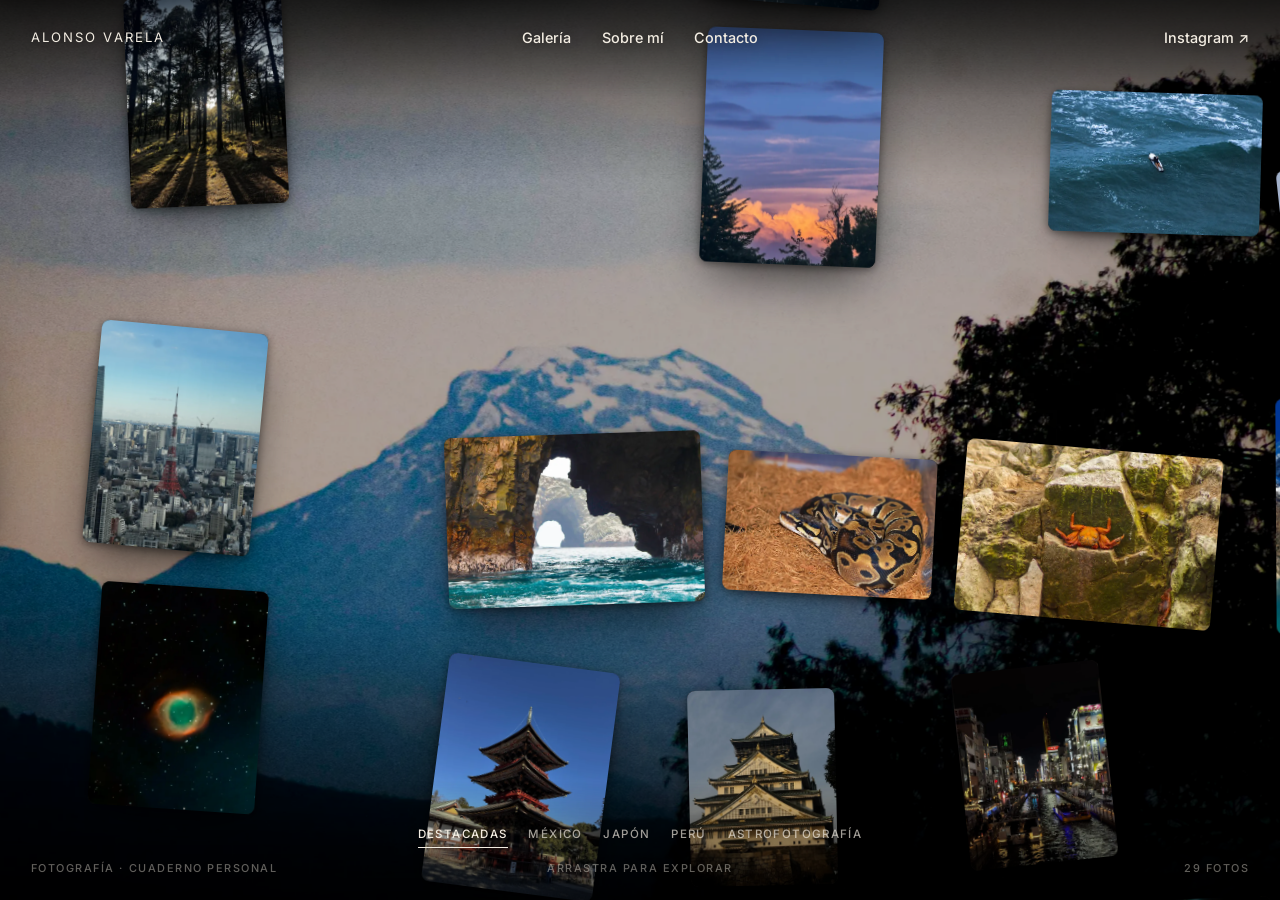
<file: index.html>
<!doctype html>
<html lang="es">
<head>
  <meta charset="utf-8" />
  <meta name="viewport" content="width=device-width, initial-scale=1" />
  <meta name="theme-color" content="#0b0a09" />

  <!-- Título, descripción, vista previa al compartir y datos para Google:
       los genera tools/build.py a partir de tools/catalogo.py (DOMINIO y SITIO). -->
  <!-- SEO:inicio -->
  <title>Alonso Varela | Fotografía de viajes y astrofotografía</title>
  <meta name="description" content="Portafolio fotográfico de Alonso Varela: fotos de viajes por México, Japón y Perú, y astrofotografía de nebulosas, galaxias y la Luna." />
  <meta name="author" content="Alonso Varela" />
  <meta name="robots" content="index, follow, max-image-preview:large" />
  <link rel="canonical" href="https://fotos.catonmars.com/" />

  <link rel="icon" href="favicon.svg" type="image/svg+xml" />
  <link rel="icon" href="favicon.ico" sizes="48x48" />
  <link rel="apple-touch-icon" href="apple-touch-icon.png" />

  <meta property="og:type" content="website" />
  <meta property="og:site_name" content="Alonso Varela" />
  <meta property="og:title" content="Alonso Varela | Fotografía de viajes y astrofotografía" />
  <meta property="og:description" content="Portafolio fotográfico de Alonso Varela: fotos de viajes por México, Japón y Perú, y astrofotografía de nebulosas, galaxias y la Luna." />
  <meta property="og:url" content="https://fotos.catonmars.com/" />
  <meta property="og:image" content="https://fotos.catonmars.com/assets/img/og.jpg" />
  <meta property="og:image:width" content="1200" />
  <meta property="og:image:height" content="630" />
  <meta property="og:image:alt" content="Alonso Varela, portafolio fotográfico: fotos de viajes y astrofotografía" />
  <meta property="og:locale" content="es_MX" />
  <meta name="twitter:card" content="summary_large_image" />
  <meta name="twitter:title" content="Alonso Varela | Fotografía de viajes y astrofotografía" />
  <meta name="twitter:description" content="Portafolio fotográfico de Alonso Varela: fotos de viajes por México, Japón y Perú, y astrofotografía de nebulosas, galaxias y la Luna." />
  <meta name="twitter:image" content="https://fotos.catonmars.com/assets/img/og.jpg" />

  <script type="application/ld+json">
    {
      "@context": "https://schema.org",
      "@graph": [
        {
          "@type": "WebSite",
          "@id": "https://fotos.catonmars.com/#sitio",
          "url": "https://fotos.catonmars.com/",
          "name": "Alonso Varela",
          "alternateName": "Alonso Varela Fotografía",
          "inLanguage": "es",
          "description": "Portafolio fotográfico de Alonso Varela: fotos de viajes por México, Japón y Perú, y astrofotografía de nebulosas, galaxias y la Luna."
        },
        {
          "@type": "Person",
          "@id": "https://fotos.catonmars.com/#persona",
          "name": "Alonso Varela",
          "url": "https://fotos.catonmars.com/",
          "jobTitle": "Desarrollador de software y fotógrafo",
          "image": "https://fotos.catonmars.com/assets/img/og.jpg",
          "sameAs": [
            "https://github.com/alonsovarela104",
            "https://www.linkedin.com/in/jorge-alonso-avalos-varela-8b54b13b5/",
            "https://www.instagram.com/alonsovarelaxd/"
          ]
        }
      ]
    }
  </script>
  <!-- SEO:fin -->

  <link rel="preconnect" href="https://fonts.googleapis.com">
  <link rel="preconnect" href="https://fonts.gstatic.com" crossorigin>
  <link rel="stylesheet" href="https://fonts.googleapis.com/css2?family=Fraunces:ital,opsz,wght@0,9..144,300..600;1,9..144,400..600&family=Inter:wght@300;400;500;600&display=swap">

  <link rel="preload" as="image" href="assets/img/hero.webp" fetchpriority="high">

  <link rel="stylesheet" href="styles.css?v=20261102a">
</head>
<body>
  <a class="skip-link" href="#galeria">Saltar a la galería</a>

  <div class="stage-bg">
    <img class="bg-layer is-on" src="assets/img/hero.webp" alt="El volcán Iztaccíhuatl nevado al atardecer, con la silueta de un árbol en primer plano" fetchpriority="high" loading="eager" decoding="async" data-bg-layer />
    <!-- Segunda capa del fundido cruzado: main.js le pone el src al cambiar de filtro. -->
    <img class="bg-layer" alt="" decoding="async" data-bg-layer />
  </div>

  <header class="nav">
    <a class="nav-brand" href="#galeria" data-home>Alonso Varela</a>
    <nav class="nav-links" aria-label="Principal">
      <button class="nav-link nav-link-home" type="button" data-home>Galería</button>
      <button class="nav-link" type="button" data-panel-open="sobre">Sobre mí</button>
      <button class="nav-link" type="button" data-panel-open="contacto">Contacto</button>
    </nav>
    <a class="nav-ext" href="https://www.instagram.com/alonsovarelaxd/" target="_blank" rel="noopener">Instagram <span aria-hidden="true">↗</span></a>
  </header>

  <main id="galeria" class="stage">
    <h1 class="sr-only">Alonso Varela: fotografía de viajes y astrofotografía</h1>
    <div class="hud">
      <p class="hud-tag">Fotografía · Cuaderno personal</p>
      <div class="hud-center">
        <div class="filter-bar" role="tablist" aria-label="Filtrar fotos">
        <!-- FILTROS:inicio -->
          <button class="filter-btn is-active" type="button" data-filter="destacadas" role="tab" aria-selected="true">Destacadas</button>
          <button class="filter-btn" type="button" data-filter="mexico" role="tab" aria-selected="false">México</button>
          <button class="filter-btn" type="button" data-filter="japon" role="tab" aria-selected="false">Japón</button>
          <button class="filter-btn" type="button" data-filter="peru" role="tab" aria-selected="false">Perú</button>
          <button class="filter-btn" type="button" data-filter="astro" role="tab" aria-selected="false">Astrofotografía</button>
        <!-- FILTROS:fin -->
        </div>
        <p class="hint" data-hint>Arrastra para explorar</p>
      </div>
      <p class="hud-count" data-count aria-live="polite"></p>
    </div>

    <div class="canvas" data-canvas role="region" aria-label="Galería de fotos: arrastra para explorar">
      <div class="gallery-grid" data-gallery>
        <!-- GALERIA:inicio -->
          <figure class="gallery-item" data-aspect="wide" data-category="mexico">
            <button class="gallery-trigger" type="button" data-full="assets/img/full/mexico-venados.webp">
              <img class="gallery-img" src="assets/img/thumb/mexico-venados.webp" alt="Dos venados pastando entre la niebla con la luz dorada de la mañana" loading="lazy" decoding="async" />
            </button>
          </figure>

          <figure class="gallery-item" data-aspect="wide" data-category="mexico" data-featured>
            <button class="gallery-trigger" type="button" data-full="assets/img/full/mexico-volcanes.webp">
              <img class="gallery-img" src="assets/img/thumb/mexico-volcanes.webp" alt="El Popocatépetl y el Iztaccíhuatl vistos a la distancia bajo un cielo azul" loading="lazy" decoding="async" />
            </button>
          </figure>

          <figure class="gallery-item" data-aspect="wide" data-category="mexico" data-featured>
            <button class="gallery-trigger" type="button" data-full="assets/img/full/mexico-gorriones.webp">
              <img class="gallery-img" src="assets/img/thumb/mexico-gorriones.webp" alt="Dos gorriones sobre el borde de una fuente rodeados de gotas de agua suspendidas" loading="lazy" decoding="async" />
            </button>
          </figure>

          <figure class="gallery-item" data-aspect="tall" data-category="mexico" data-featured>
            <button class="gallery-trigger" type="button" data-full="assets/img/full/mexico-nubes.webp">
              <img class="gallery-img" src="assets/img/thumb/mexico-nubes.webp" alt="Nubes rosas y naranjas al atardecer sobre las copas de unos pinos" loading="lazy" decoding="async" />
            </button>
          </figure>

          <figure class="gallery-item" data-aspect="tall" data-category="mexico" data-featured>
            <button class="gallery-trigger" type="button" data-full="assets/img/full/mexico-bosque.webp">
              <img class="gallery-img" src="assets/img/thumb/mexico-bosque.webp" alt="Bosque de pinos altos con la luz del sol proyectando sombras largas en el suelo" loading="lazy" decoding="async" />
            </button>
          </figure>

          <figure class="gallery-item" data-aspect="wide" data-category="mexico" data-featured>
            <button class="gallery-trigger" type="button" data-full="assets/img/full/mexico-arana-luna.webp">
              <img class="gallery-img" src="assets/img/thumb/mexico-arana-luna.webp" alt="Una araña en su telaraña recortada contra la luna llena, sobre el cielo azul de la noche" loading="lazy" decoding="async" />
            </button>
          </figure>

          <figure class="gallery-item" data-aspect="wide" data-category="mexico" data-featured>
            <button class="gallery-trigger" type="button" data-full="assets/img/full/mexico-arana-telarana.webp">
              <img class="gallery-img" src="assets/img/thumb/mexico-arana-telarana.webp" alt="Una araña en el centro de su telaraña iluminada en la oscuridad, con los hilos brillando" loading="lazy" decoding="async" />
            </button>
          </figure>

          <figure class="gallery-item" data-aspect="wide" data-category="mexico" data-featured>
            <button class="gallery-trigger" type="button" data-full="assets/img/full/mexico-venado-bn.webp">
              <img class="gallery-img" src="assets/img/thumb/mexico-venado-bn.webp" alt="Un venado pastando en un campo con niebla densa, en blanco y negro" loading="lazy" decoding="async" />
            </button>
          </figure>

          <figure class="gallery-item" data-aspect="tall" data-category="mexico">
            <button class="gallery-trigger" type="button" data-full="assets/img/full/mexico-volcanes-azul.webp">
              <img class="gallery-img" src="assets/img/thumb/mexico-volcanes-azul.webp" alt="Los volcanes vistos desde un claro, entre capas de montañas azuladas" loading="lazy" decoding="async" />
            </button>
          </figure>

          <figure class="gallery-item" data-aspect="tall" data-category="mexico">
            <button class="gallery-trigger" type="button" data-full="assets/img/full/mexico-cerro.webp">
              <img class="gallery-img" src="assets/img/thumb/mexico-cerro.webp" alt="Un cerro rocoso entre nubes blancas visto desde un bosque de pinos" loading="lazy" decoding="async" />
            </button>
          </figure>

          <figure class="gallery-item" data-aspect="tall" data-category="mexico">
            <button class="gallery-trigger" type="button" data-full="assets/img/full/mexico-interior.webp">
              <img class="gallery-img" src="assets/img/thumb/mexico-interior.webp" alt="Interior art déco con puertas de vidrio emplomado, mármol y piso de ajedrez" loading="lazy" decoding="async" />
            </button>
          </figure>

          <figure class="gallery-item" data-aspect="tall" data-category="mexico">
            <button class="gallery-trigger" type="button" data-full="assets/img/full/mexico-luna-arboles.webp">
              <img class="gallery-img" src="assets/img/thumb/mexico-luna-arboles.webp" alt="La luna asomando entre las siluetas oscuras de las ramas de un árbol" loading="lazy" decoding="async" />
            </button>
          </figure>

          <figure class="gallery-item" data-aspect="tall" data-category="mexico">
            <button class="gallery-trigger" type="button" data-full="assets/img/full/mexico-arboles-rojo.webp">
              <img class="gallery-img" src="assets/img/thumb/mexico-arboles-rojo.webp" alt="Copas de árboles iluminadas de rojo contra un cielo nocturno estrellado" loading="lazy" decoding="async" />
            </button>
          </figure>

          <figure class="gallery-item" data-aspect="tall" data-category="mexico">
            <button class="gallery-trigger" type="button" data-full="assets/img/full/mexico-campamento.webp">
              <img class="gallery-img" src="assets/img/thumb/mexico-campamento.webp" alt="Una tienda de campaña armada en un claro de bosque de pinos" loading="lazy" decoding="async" />
            </button>
          </figure>

          <figure class="gallery-item" data-aspect="tall" data-category="mexico">
            <button class="gallery-trigger" type="button" data-full="assets/img/full/mexico-campamento-2.webp">
              <img class="gallery-img" src="assets/img/thumb/mexico-campamento-2.webp" alt="Una tienda de campaña abierta en un bosque de pinos secos" loading="lazy" decoding="async" />
            </button>
          </figure>

          <figure class="gallery-item" data-aspect="wide" data-category="mexico">
            <button class="gallery-trigger" type="button" data-full="assets/img/full/mexico-pajaro-rojo.webp">
              <img class="gallery-img" src="assets/img/thumb/mexico-pajaro-rojo.webp" alt="Un pájaro rojo posado en un cable, con el fondo verde desenfocado" loading="lazy" decoding="async" />
            </button>
          </figure>

          <figure class="gallery-item" data-aspect="wide" data-category="mexico">
            <button class="gallery-trigger" type="button" data-full="assets/img/full/mexico-gato-negro.webp">
              <img class="gallery-img" src="assets/img/thumb/mexico-gato-negro.webp" alt="Un gato negro de ojos amarillos mirando a la cámara en penumbra" loading="lazy" decoding="async" />
            </button>
          </figure>

          <figure class="gallery-item" data-aspect="wide" data-category="mexico" data-featured>
            <button class="gallery-trigger" type="button" data-full="assets/img/full/mexico-perro-pared.webp">
              <img class="gallery-img" src="assets/img/thumb/mexico-perro-pared.webp" alt="La cabeza de un perro asomando por un hueco en una pared morada" loading="lazy" decoding="async" />
            </button>
          </figure>

          <figure class="gallery-item" data-aspect="tall" data-category="mexico">
            <button class="gallery-trigger" type="button" data-full="assets/img/full/mexico-concierto.webp">
              <img class="gallery-img" src="assets/img/thumb/mexico-concierto.webp" alt="Un anillo de luz roja proyectado sobre el escenario en un concierto" loading="lazy" decoding="async" />
            </button>
          </figure>

          <figure class="gallery-item" data-aspect="wide" data-category="mexico" data-featured>
            <button class="gallery-trigger" type="button" data-full="assets/img/full/mexico-atardecer-dron.webp">
              <img class="gallery-img" src="assets/img/thumb/mexico-atardecer-dron.webp" alt="Atardecer visto desde el aire sobre un valle con montañas, con nubes oscuras y el sol naranja sobre el horizonte" loading="lazy" decoding="async" />
            </button>
          </figure>

          <figure class="gallery-item" data-aspect="wide" data-category="mexico" data-featured>
            <button class="gallery-trigger" type="button" data-full="assets/img/full/mexico-avispa.webp">
              <img class="gallery-img" src="assets/img/thumb/mexico-avispa.webp" alt="Una avispa vista de frente, con las antenas hacia adelante, sobre una hoja amarilla con tonos naranjas" loading="lazy" decoding="async" />
            </button>
          </figure>

          <figure class="gallery-item" data-aspect="wide" data-category="mexico" data-featured>
            <button class="gallery-trigger" type="button" data-full="assets/img/full/mexico-piton.webp">
              <img class="gallery-img" src="assets/img/thumb/mexico-piton.webp" alt="Una pitón bola enrollada sobre fibra de coco, con las manchas doradas y negras de su piel bien definidas" loading="lazy" decoding="async" />
            </button>
          </figure>

          <figure class="gallery-item" data-aspect="wide" data-category="mexico">
            <button class="gallery-trigger" type="button" data-full="assets/img/full/mexico-escarabajo.webp">
              <img class="gallery-img" src="assets/img/thumb/mexico-escarabajo.webp" alt="Un escarabajo de cuerpo velludo sobre una hoja verde, visto de cerca con el fondo desenfocado" loading="lazy" decoding="async" />
            </button>
          </figure>

          <figure class="gallery-item" data-aspect="wide" data-category="mexico">
            <button class="gallery-trigger" type="button" data-full="assets/img/full/mexico-gato-ojos-azules.webp">
              <img class="gallery-img" src="assets/img/thumb/mexico-gato-ojos-azules.webp" alt="Un gato de pelo largo, crema con rayas naranjas y ojos azules, mirando a la cámara entre plantas verdes" loading="lazy" decoding="async" />
            </button>
          </figure>

          <figure class="gallery-item" data-aspect="tall" data-category="japon" data-featured>
            <button class="gallery-trigger" type="button" data-full="assets/img/full/japon-skytree.webp">
              <img class="gallery-img" src="assets/img/thumb/japon-skytree.webp" alt="La torre Tokyo Skytree reflejada en el agua quieta de un canal" loading="lazy" decoding="async" />
            </button>
          </figure>

          <figure class="gallery-item" data-aspect="tall" data-category="japon" data-featured>
            <button class="gallery-trigger" type="button" data-full="assets/img/full/japon-dotonbori.webp">
              <img class="gallery-img" src="assets/img/thumb/japon-dotonbori.webp" alt="El canal de Dotonbori de noche con los letreros de neón reflejados en el agua" loading="lazy" decoding="async" />
            </button>
          </figure>

          <figure class="gallery-item" data-aspect="tall" data-category="japon" data-featured>
            <button class="gallery-trigger" type="button" data-full="assets/img/full/japon-fuji.webp">
              <img class="gallery-img" src="assets/img/thumb/japon-fuji.webp" alt="El monte Fuji nevado asomando detrás de los tejados de un pueblo" loading="lazy" decoding="async" />
            </button>
          </figure>

          <figure class="gallery-item" data-aspect="tall" data-category="japon" data-featured>
            <button class="gallery-trigger" type="button" data-full="assets/img/full/japon-osaka.webp">
              <img class="gallery-img" src="assets/img/thumb/japon-osaka.webp" alt="El castillo de Osaka con sus tejados verdes y detalles dorados bajo un cielo despejado" loading="lazy" decoding="async" />
            </button>
          </figure>

          <figure class="gallery-item" data-aspect="tall" data-category="japon" data-featured>
            <button class="gallery-trigger" type="button" data-full="assets/img/full/japon-tokyo-tower.webp">
              <img class="gallery-img" src="assets/img/thumb/japon-tokyo-tower.webp" alt="Vista panorámica de Tokio desde un mirador, con la Torre de Tokio al centro" loading="lazy" decoding="async" />
            </button>
          </figure>

          <figure class="gallery-item" data-aspect="tall" data-category="japon" data-featured>
            <button class="gallery-trigger" type="button" data-full="assets/img/full/japon-pagoda.webp">
              <img class="gallery-img" src="assets/img/thumb/japon-pagoda.webp" alt="Una pagoda de cinco pisos recortada contra un cielo azul intenso" loading="lazy" decoding="async" />
            </button>
          </figure>

          <figure class="gallery-item" data-aspect="tall" data-category="japon">
            <button class="gallery-trigger" type="button" data-full="assets/img/full/japon-rio.webp">
              <img class="gallery-img" src="assets/img/thumb/japon-rio.webp" alt="El río Sumida al atardecer con un puente y los edificios de Tokio contra el cielo" loading="lazy" decoding="async" />
            </button>
          </figure>

          <figure class="gallery-item" data-aspect="tall" data-category="japon">
            <button class="gallery-trigger" type="button" data-full="assets/img/full/japon-asahi.webp">
              <img class="gallery-img" src="assets/img/thumb/japon-asahi.webp" alt="La escultura dorada del edificio Asahi iluminada por el sol de la tarde" loading="lazy" decoding="async" />
            </button>
          </figure>

          <figure class="gallery-item" data-aspect="tall" data-category="japon">
            <button class="gallery-trigger" type="button" data-full="assets/img/full/japon-shinsekai.webp">
              <img class="gallery-img" src="assets/img/thumb/japon-shinsekai.webp" alt="Un farol y una figura dorada sonriente en la entrada de un local de kushikatsu" loading="lazy" decoding="async" />
            </button>
          </figure>

          <figure class="gallery-item" data-aspect="tall" data-category="japon">
            <button class="gallery-trigger" type="button" data-full="assets/img/full/japon-glico.webp">
              <img class="gallery-img" src="assets/img/thumb/japon-glico.webp" alt="El letrero de neón del Glico Man en Dotonbori, de noche" loading="lazy" decoding="async" />
            </button>
          </figure>

          <figure class="gallery-item" data-aspect="tall" data-category="japon">
            <button class="gallery-trigger" type="button" data-full="assets/img/full/japon-templo-techo.webp">
              <img class="gallery-img" src="assets/img/thumb/japon-templo-techo.webp" alt="El alero decorado de un templo japonés contra el cielo azul, con ramas secas al frente" loading="lazy" decoding="async" />
            </button>
          </figure>

          <figure class="gallery-item" data-aspect="tall" data-category="japon">
            <button class="gallery-trigger" type="button" data-full="assets/img/full/japon-santuario.webp">
              <img class="gallery-img" src="assets/img/thumb/japon-santuario.webp" alt="Un santuario japonés de techo verde al fondo de una plaza empedrada vacía" loading="lazy" decoding="async" />
            </button>
          </figure>

          <figure class="gallery-item" data-aspect="tall" data-category="japon">
            <button class="gallery-trigger" type="button" data-full="assets/img/full/japon-foso.webp">
              <img class="gallery-img" src="assets/img/thumb/japon-foso.webp" alt="El foso del castillo de Osaka reflejando los edificios modernos de la ciudad" loading="lazy" decoding="async" />
            </button>
          </figure>

          <figure class="gallery-item" data-aspect="tall" data-category="japon">
            <button class="gallery-trigger" type="button" data-full="assets/img/full/japon-calle-vieja.webp">
              <img class="gallery-img" src="assets/img/thumb/japon-calle-vieja.webp" alt="Una casa de madera de dos pisos y una camioneta pequeña en una calle tranquila, a contraluz" loading="lazy" decoding="async" />
            </button>
          </figure>

          <figure class="gallery-item" data-aspect="tall" data-category="japon">
            <button class="gallery-trigger" type="button" data-full="assets/img/full/japon-callejon.webp">
              <img class="gallery-img" src="assets/img/thumb/japon-callejon.webp" alt="Un callejón estrecho y oscuro iluminado por faroles y letreros" loading="lazy" decoding="async" />
            </button>
          </figure>

          <figure class="gallery-item" data-aspect="tall" data-category="japon">
            <button class="gallery-trigger" type="button" data-full="assets/img/full/japon-floreria.webp">
              <img class="gallery-img" src="assets/img/thumb/japon-floreria.webp" alt="El interior iluminado de una florería de noche, con plantas en la entrada" loading="lazy" decoding="async" />
            </button>
          </figure>

          <figure class="gallery-item" data-aspect="tall" data-category="japon">
            <button class="gallery-trigger" type="button" data-full="assets/img/full/japon-godzilla.webp">
              <img class="gallery-img" src="assets/img/thumb/japon-godzilla.webp" alt="La cabeza de la estatua de Godzilla sobre la fachada de un edificio en Shinjuku" loading="lazy" decoding="async" />
            </button>
          </figure>

          <figure class="gallery-item" data-aspect="tall" data-category="japon">
            <button class="gallery-trigger" type="button" data-full="assets/img/full/japon-hachiko.webp">
              <img class="gallery-img" src="assets/img/thumb/japon-hachiko.webp" alt="La estatua de bronce del perro Hachikō en Shibuya" loading="lazy" decoding="async" />
            </button>
          </figure>

          <figure class="gallery-item" data-aspect="tall" data-category="japon">
            <button class="gallery-trigger" type="button" data-full="assets/img/full/japon-estacion.webp">
              <img class="gallery-img" src="assets/img/thumb/japon-estacion.webp" alt="El techo de vidrio y acero de una estación de tren con árboles debajo" loading="lazy" decoding="async" />
            </button>
          </figure>

          <figure class="gallery-item" data-aspect="tall" data-category="japon">
            <button class="gallery-trigger" type="button" data-full="assets/img/full/japon-barriles.webp">
              <img class="gallery-img" src="assets/img/thumb/japon-barriles.webp" alt="Una pared de barriles de sake decorados, con el sol filtrándose entre los árboles" loading="lazy" decoding="async" />
            </button>
          </figure>

          <figure class="gallery-item" data-aspect="tall" data-category="japon">
            <button class="gallery-trigger" type="button" data-full="assets/img/full/japon-cuervos.webp">
              <img class="gallery-img" src="assets/img/thumb/japon-cuervos.webp" alt="Tres cuervos posados en las copas de unos árboles sin hojas contra el cielo azul" loading="lazy" decoding="async" />
            </button>
          </figure>

          <figure class="gallery-item" data-aspect="tall" data-category="japon">
            <button class="gallery-trigger" type="button" data-full="assets/img/full/japon-triceratops.webp">
              <img class="gallery-img" src="assets/img/thumb/japon-triceratops.webp" alt="El cráneo fósil de un triceratops montado en la sala de un museo" loading="lazy" decoding="async" />
            </button>
          </figure>

          <figure class="gallery-item" data-aspect="tall" data-category="japon">
            <button class="gallery-trigger" type="button" data-full="assets/img/full/japon-trex.webp">
              <img class="gallery-img" src="assets/img/thumb/japon-trex.webp" alt="El esqueleto completo de un tiranosaurio en la sala de un museo" loading="lazy" decoding="async" />
            </button>
          </figure>

          <figure class="gallery-item" data-aspect="tall" data-category="japon">
            <button class="gallery-trigger" type="button" data-full="assets/img/full/japon-gatos-fichas.webp">
              <img class="gallery-img" src="assets/img/thumb/japon-gatos-fichas.webp" alt="Una pared cubierta de fichas con fotos y datos de gatos en adopción" loading="lazy" decoding="async" />
            </button>
          </figure>

          <figure class="gallery-item" data-aspect="tall" data-category="japon">
            <button class="gallery-trigger" type="button" data-full="assets/img/full/japon-pokemon-1.webp">
              <img class="gallery-img" src="assets/img/thumb/japon-pokemon-1.webp" alt="Una figura grande de Rayquaza con Pikachu en una tienda iluminada de azul" loading="lazy" decoding="async" />
            </button>
          </figure>

          <figure class="gallery-item" data-aspect="tall" data-category="japon">
            <button class="gallery-trigger" type="button" data-full="assets/img/full/japon-pokemon-2.webp">
              <img class="gallery-img" src="assets/img/thumb/japon-pokemon-2.webp" alt="Una figura oscura de un Pokémon dragón con detalles rojos y amarillos" loading="lazy" decoding="async" />
            </button>
          </figure>

          <figure class="gallery-item" data-aspect="tall" data-category="japon">
            <button class="gallery-trigger" type="button" data-full="assets/img/full/japon-snorlax.webp">
              <img class="gallery-img" src="assets/img/thumb/japon-snorlax.webp" alt="Una figura grande de Snorlax acompañada de Pikachu y Mew en una tienda" loading="lazy" decoding="async" />
            </button>
          </figure>

          <figure class="gallery-item" data-aspect="tall" data-category="japon">
            <button class="gallery-trigger" type="button" data-full="assets/img/full/japon-ramen-1.webp">
              <img class="gallery-img" src="assets/img/thumb/japon-ramen-1.webp" alt="Un tazón de ramen tantanmen visto desde arriba" loading="lazy" decoding="async" />
            </button>
          </figure>

          <figure class="gallery-item" data-aspect="tall" data-category="japon">
            <button class="gallery-trigger" type="button" data-full="assets/img/full/japon-ramen-2.webp">
              <img class="gallery-img" src="assets/img/thumb/japon-ramen-2.webp" alt="Un tazón de ramen tonkotsu con cerdo y cebollín visto desde arriba" loading="lazy" decoding="async" />
            </button>
          </figure>

          <figure class="gallery-item" data-aspect="tall" data-category="peru" data-featured>
            <button class="gallery-trigger" type="button" data-full="assets/img/full/peru-humantay.webp">
              <img class="gallery-img" src="assets/img/thumb/peru-humantay.webp" alt="La laguna Humantay de agua turquesa al pie de montañas nevadas" loading="lazy" decoding="async" />
            </button>
          </figure>

          <figure class="gallery-item" data-aspect="wide" data-category="peru" data-featured>
            <button class="gallery-trigger" type="button" data-full="assets/img/full/peru-arco.webp">
              <img class="gallery-img" src="assets/img/thumb/peru-arco.webp" alt="Un arco de piedra sobre el mar turquesa en las islas Ballestas" loading="lazy" decoding="async" />
            </button>
          </figure>

          <figure class="gallery-item" data-aspect="wide" data-category="peru" data-featured>
            <button class="gallery-trigger" type="button" data-full="assets/img/full/peru-pelicanos.webp">
              <img class="gallery-img" src="assets/img/thumb/peru-pelicanos.webp" alt="Dos pelícanos peruanos de perfil recortados contra el cielo" loading="lazy" decoding="async" />
            </button>
          </figure>

          <figure class="gallery-item" data-aspect="wide" data-category="peru" data-featured>
            <button class="gallery-trigger" type="button" data-full="assets/img/full/peru-cangrejo.webp">
              <img class="gallery-img" src="assets/img/thumb/peru-cangrejo.webp" alt="Un cangrejo naranja intenso sobre una roca cubierta de musgo verde" loading="lazy" decoding="async" />
            </button>
          </figure>

          <figure class="gallery-item" data-aspect="wide" data-category="peru">
            <button class="gallery-trigger" type="button" data-full="assets/img/full/peru-surf.webp">
              <img class="gallery-img" src="assets/img/thumb/peru-surf.webp" alt="Un surfista tomando una ola que rompe en blanco" loading="lazy" decoding="async" />
            </button>
          </figure>

          <figure class="gallery-item" data-aspect="tall" data-category="peru">
            <button class="gallery-trigger" type="button" data-full="assets/img/full/peru-humantay-2.webp">
              <img class="gallery-img" src="assets/img/thumb/peru-humantay-2.webp" alt="La laguna Humantay con las montañas nevadas reflejadas en el agua" loading="lazy" decoding="async" />
            </button>
          </figure>

          <figure class="gallery-item" data-aspect="tall" data-category="peru" data-featured>
            <button class="gallery-trigger" type="button" data-full="assets/img/full/peru-nevado.webp">
              <img class="gallery-img" src="assets/img/thumb/peru-nevado.webp" alt="Un pico nevado entre nubes blancas y cielo azul en la cordillera" loading="lazy" decoding="async" />
            </button>
          </figure>

          <figure class="gallery-item" data-aspect="tall" data-category="peru">
            <button class="gallery-trigger" type="button" data-full="assets/img/full/peru-montana.webp">
              <img class="gallery-img" src="assets/img/thumb/peru-montana.webp" alt="Las franjas de colores de la montaña Vinicunca contra un cielo azul profundo" loading="lazy" decoding="async" />
            </button>
          </figure>

          <figure class="gallery-item" data-aspect="wide" data-category="peru">
            <button class="gallery-trigger" type="button" data-full="assets/img/full/peru-pueblo.webp">
              <img class="gallery-img" src="assets/img/thumb/peru-pueblo.webp" alt="Vista de un pueblo de tejados rojos al pie de unos cerros" loading="lazy" decoding="async" />
            </button>
          </figure>

          <figure class="gallery-item" data-aspect="wide" data-category="peru" data-featured>
            <button class="gallery-trigger" type="button" data-full="assets/img/full/peru-surfista-solo.webp">
              <img class="gallery-img" src="assets/img/thumb/peru-surfista-solo.webp" alt="Un surfista solo sobre su tabla en mar abierto" loading="lazy" decoding="async" />
            </button>
          </figure>

          <figure class="gallery-item" data-aspect="wide" data-category="peru">
            <button class="gallery-trigger" type="button" data-full="assets/img/full/peru-aves-acantilado.webp">
              <img class="gallery-img" src="assets/img/thumb/peru-aves-acantilado.webp" alt="Cientos de aves marinas posadas sobre un acantilado de roca clara" loading="lazy" decoding="async" />
            </button>
          </figure>

          <figure class="gallery-item" data-aspect="wide" data-category="peru">
            <button class="gallery-trigger" type="button" data-full="assets/img/full/peru-pelicano-roca.webp">
              <img class="gallery-img" src="assets/img/thumb/peru-pelicano-roca.webp" alt="Un pelícano posado en una roca rodeado de aves marinas negras" loading="lazy" decoding="async" />
            </button>
          </figure>

          <figure class="gallery-item" data-aspect="wide" data-category="peru">
            <button class="gallery-trigger" type="button" data-full="assets/img/full/peru-pelicanos-2.webp">
              <img class="gallery-img" src="assets/img/thumb/peru-pelicanos-2.webp" alt="Primer plano de un pelícano peruano con el pico apoyado en el pecho" loading="lazy" decoding="async" />
            </button>
          </figure>

          <figure class="gallery-item" data-aspect="wide" data-category="peru">
            <button class="gallery-trigger" type="button" data-full="assets/img/full/peru-lobo-dormido.webp">
              <img class="gallery-img" src="assets/img/thumb/peru-lobo-dormido.webp" alt="Un lobo marino durmiendo sobre una roca, en primer plano" loading="lazy" decoding="async" />
            </button>
          </figure>

          <figure class="gallery-item" data-aspect="wide" data-category="peru">
            <button class="gallery-trigger" type="button" data-full="assets/img/full/peru-lobo.webp">
              <img class="gallery-img" src="assets/img/thumb/peru-lobo.webp" alt="Un lobo marino con la boca abierta sobre las rocas" loading="lazy" decoding="async" />
            </button>
          </figure>

          <figure class="gallery-item" data-aspect="wide" data-category="peru">
            <button class="gallery-trigger" type="button" data-full="assets/img/full/peru-lobos-colonia.webp">
              <img class="gallery-img" src="assets/img/thumb/peru-lobos-colonia.webp" alt="Un grupo de lobos marinos descansando y trepando entre las rocas" loading="lazy" decoding="async" />
            </button>
          </figure>

          <figure class="gallery-item" data-aspect="wide" data-category="peru">
            <button class="gallery-trigger" type="button" data-full="assets/img/full/peru-lobo-cria.webp">
              <img class="gallery-img" src="assets/img/thumb/peru-lobo-cria.webp" alt="Una cría de lobo marino recostada sobre una roca clara" loading="lazy" decoding="async" />
            </button>
          </figure>

          <figure class="gallery-item" data-aspect="wide" data-category="peru">
            <button class="gallery-trigger" type="button" data-full="assets/img/full/peru-cangrejo-roca.webp">
              <img class="gallery-img" src="assets/img/thumb/peru-cangrejo-roca.webp" alt="Un cangrejo sobre una roca rojiza, casi del mismo color" loading="lazy" decoding="async" />
            </button>
          </figure>

          <figure class="gallery-item" data-aspect="wide" data-category="peru">
            <button class="gallery-trigger" type="button" data-full="assets/img/full/peru-letrero.webp">
              <img class="gallery-img" src="assets/img/thumb/peru-letrero.webp" alt="Un letrero metálico cubierto de calcomanías de viajeros" loading="lazy" decoding="async" />
            </button>
          </figure>

          <figure class="gallery-item" data-aspect="wide" data-category="peru">
            <button class="gallery-trigger" type="button" data-full="assets/img/full/peru-gato-flores.webp">
              <img class="gallery-img" src="assets/img/thumb/peru-gato-flores.webp" alt="Un gato blanco y naranja durmiendo entre plantas de flores rojas" loading="lazy" decoding="async" />
            </button>
          </figure>

          <figure class="gallery-item" data-aspect="wide" data-category="peru">
            <button class="gallery-trigger" type="button" data-full="assets/img/full/peru-gato-amarillo.webp">
              <img class="gallery-img" src="assets/img/thumb/peru-gato-amarillo.webp" alt="Un gato blanco y negro sentado junto a un poste, rodeado de flores amarillas" loading="lazy" decoding="async" />
            </button>
          </figure>

          <figure class="gallery-item" data-aspect="wide" data-category="peru">
            <button class="gallery-trigger" type="button" data-full="assets/img/full/peru-gato-perfil.webp">
              <img class="gallery-img" src="assets/img/thumb/peru-gato-perfil.webp" alt="Un gato atigrado de perfil rodeado de flores rojas" loading="lazy" decoding="async" />
            </button>
          </figure>

          <figure class="gallery-item" data-aspect="wide" data-category="peru">
            <button class="gallery-trigger" type="button" data-full="assets/img/full/peru-gato-naranja.webp">
              <img class="gallery-img" src="assets/img/thumb/peru-gato-naranja.webp" alt="Un gato naranja y blanco maullando entre flores rojas" loading="lazy" decoding="async" />
            </button>
          </figure>

          <figure class="gallery-item" data-aspect="wide" data-category="peru">
            <button class="gallery-trigger" type="button" data-full="assets/img/full/peru-gato-mirada.webp">
              <img class="gallery-img" src="assets/img/thumb/peru-gato-mirada.webp" alt="Un gato atigrado mirando fijamente a la cámara entre flores rojas" loading="lazy" decoding="async" />
            </button>
          </figure>

          <figure class="gallery-item" data-aspect="tall" data-category="peru">
            <button class="gallery-trigger" type="button" data-full="assets/img/full/peru-gatos-dos.webp">
              <img class="gallery-img" src="assets/img/thumb/peru-gatos-dos.webp" alt="Dos gatos atigrados descansando entre flores rojas y amarillas" loading="lazy" decoding="async" />
            </button>
          </figure>

          <figure class="gallery-item" data-aspect="wide" data-category="peru">
            <button class="gallery-trigger" type="button" data-full="assets/img/full/peru-gato-pasto.webp">
              <img class="gallery-img" src="assets/img/thumb/peru-gato-pasto.webp" alt="Un gato tricolor recostado en el pasto" loading="lazy" decoding="async" />
            </button>
          </figure>

          <figure class="gallery-item" data-aspect="wide" data-category="peru">
            <button class="gallery-trigger" type="button" data-full="assets/img/full/peru-gato-pasto-2.webp">
              <img class="gallery-img" src="assets/img/thumb/peru-gato-pasto-2.webp" alt="Un gato tricolor sentado en el pasto mirando hacia un lado" loading="lazy" decoding="async" />
            </button>
          </figure>

          <figure class="gallery-item" data-aspect="wide" data-category="peru">
            <button class="gallery-trigger" type="button" data-full="assets/img/full/peru-gato-bostezo.webp">
              <img class="gallery-img" src="assets/img/thumb/peru-gato-bostezo.webp" alt="Un gato blanco bostezando de perfil" loading="lazy" decoding="async" />
            </button>
          </figure>

          <figure class="gallery-item" data-aspect="tall" data-category="astro" data-featured>
            <button class="gallery-trigger" type="button" data-full="assets/img/full/astro-orion.webp">
              <img class="gallery-img" src="assets/img/thumb/astro-orion.webp" alt="La nebulosa de Orión con nubes de gas rosas y azul verdoso entre estrellas" loading="lazy" decoding="async" />
              <figcaption class="gallery-caption">Nebulosa de Orión (M 42) · 46 min</figcaption>
            </button>
          </figure>

          <figure class="gallery-item" data-aspect="tall" data-category="astro" data-featured>
            <button class="gallery-trigger" type="button" data-full="assets/img/full/astro-laguna.webp">
              <img class="gallery-img" src="assets/img/thumb/astro-laguna.webp" alt="La nebulosa de la Laguna, una nube roja de gas con un núcleo brillante" loading="lazy" decoding="async" />
              <figcaption class="gallery-caption">Nebulosa de la Laguna (M 8) · 127 min</figcaption>
            </button>
          </figure>

          <figure class="gallery-item" data-aspect="tall" data-category="astro" data-featured>
            <button class="gallery-trigger" type="button" data-full="assets/img/full/astro-andromeda.webp">
              <img class="gallery-img" src="assets/img/thumb/astro-andromeda.webp" alt="La galaxia de Andrómeda, un óvalo luminoso rodeado de estrellas" loading="lazy" decoding="async" />
              <figcaption class="gallery-caption">Galaxia de Andrómeda (M 31) · 39 min</figcaption>
            </button>
          </figure>

          <figure class="gallery-item" data-aspect="tall" data-category="astro" data-featured>
            <button class="gallery-trigger" type="button" data-full="assets/img/full/astro-helix.webp">
              <img class="gallery-img" src="assets/img/thumb/astro-helix.webp" alt="La nebulosa Helix, un anillo de gas naranja con el centro verde" loading="lazy" decoding="async" />
              <figcaption class="gallery-caption">Nebulosa Helix (NGC 7293) · 151 min</figcaption>
            </button>
          </figure>

          <figure class="gallery-item" data-aspect="tall" data-category="astro" data-featured>
            <button class="gallery-trigger" type="button" data-full="assets/img/full/astro-luna.webp">
              <img class="gallery-img" src="assets/img/thumb/astro-luna.webp" alt="La Luna en fase gibosa con los cráteres nítidos sobre el fondo negro" loading="lazy" decoding="async" />
              <figcaption class="gallery-caption">La Luna</figcaption>
            </button>
          </figure>

          <figure class="gallery-item" data-aspect="tall" data-category="astro" data-featured>
            <button class="gallery-trigger" type="button" data-full="assets/img/full/astro-pleyades.webp">
              <img class="gallery-img" src="assets/img/thumb/astro-pleyades.webp" alt="Las Pléyades, estrellas azules envueltas en un velo de polvo" loading="lazy" decoding="async" />
              <figcaption class="gallery-caption">Las Pléyades (M 45) · 91 min</figcaption>
            </button>
          </figure>

          <figure class="gallery-item" data-aspect="tall" data-category="astro">
            <button class="gallery-trigger" type="button" data-full="assets/img/full/astro-orion-2.webp">
              <img class="gallery-img" src="assets/img/thumb/astro-orion-2.webp" alt="La nebulosa de Orión en tonos rojizos con las nubes de gas bien definidas" loading="lazy" decoding="async" />
              <figcaption class="gallery-caption">Nebulosa de Orión (M 42) · 84 min</figcaption>
            </button>
          </figure>

          <figure class="gallery-item" data-aspect="tall" data-category="astro">
            <button class="gallery-trigger" type="button" data-full="assets/img/full/astro-orion-3.webp">
              <img class="gallery-img" src="assets/img/thumb/astro-orion-3.webp" alt="La nebulosa de Orión en tonos rosas y magenta, con el cúmulo central brillante" loading="lazy" decoding="async" />
              <figcaption class="gallery-caption">Nebulosa de Orión (M 42) · 84 min</figcaption>
            </button>
          </figure>

          <figure class="gallery-item" data-aspect="tall" data-category="astro">
            <button class="gallery-trigger" type="button" data-full="assets/img/full/astro-dumbbell.webp">
              <img class="gallery-img" src="assets/img/thumb/astro-dumbbell.webp" alt="La nebulosa Dumbbell, una mancha verde y rosa entre cientos de estrellas" loading="lazy" decoding="async" />
              <figcaption class="gallery-caption">Nebulosa Dumbbell (M 27) · 67 min</figcaption>
            </button>
          </figure>

          <figure class="gallery-item" data-aspect="tall" data-category="astro">
            <button class="gallery-trigger" type="button" data-full="assets/img/full/astro-m74.webp">
              <img class="gallery-img" src="assets/img/thumb/astro-m74.webp" alt="La galaxia espiral M 74 vista de frente, pequeña entre estrellas" loading="lazy" decoding="async" />
              <figcaption class="gallery-caption">Galaxia M 74 · 116 min</figcaption>
            </button>
          </figure>

          <figure class="gallery-item" data-aspect="tall" data-category="astro">
            <button class="gallery-trigger" type="button" data-full="assets/img/full/astro-pleyades-2.webp">
              <img class="gallery-img" src="assets/img/thumb/astro-pleyades-2.webp" alt="Las Pléyades, un cúmulo de estrellas azules brillantes" loading="lazy" decoding="async" />
              <figcaption class="gallery-caption">Las Pléyades (M 45) · 120 min</figcaption>
            </button>
          </figure>

          <figure class="gallery-item" data-aspect="tall" data-category="astro">
            <button class="gallery-trigger" type="button" data-full="assets/img/full/astro-luna-1.webp">
              <img class="gallery-img" src="assets/img/thumb/astro-luna-1.webp" alt="La Luna en fase gibosa con los cráteres del borde muy marcados" loading="lazy" decoding="async" />
              <figcaption class="gallery-caption">La Luna</figcaption>
            </button>
          </figure>

          <figure class="gallery-item" data-aspect="tall" data-category="astro">
            <button class="gallery-trigger" type="button" data-full="assets/img/full/astro-luna-2.webp">
              <img class="gallery-img" src="assets/img/thumb/astro-luna-2.webp" alt="La Luna casi llena con tonos azulados y los cráteres visibles" loading="lazy" decoding="async" />
              <figcaption class="gallery-caption">La Luna</figcaption>
            </button>
          </figure>

          <figure class="gallery-item" data-aspect="tall" data-category="astro">
            <button class="gallery-trigger" type="button" data-full="assets/img/full/astro-luna-3.webp">
              <img class="gallery-img" src="assets/img/thumb/astro-luna-3.webp" alt="La Luna llena en blanco y negro, con los mares y cráteres bien marcados" loading="lazy" decoding="async" />
              <figcaption class="gallery-caption">La Luna</figcaption>
            </button>
          </figure>

          <figure class="gallery-item" data-aspect="wide" data-category="astro">
            <button class="gallery-trigger" type="button" data-full="assets/img/full/astro-luna-4.webp">
              <img class="gallery-img" src="assets/img/thumb/astro-luna-4.webp" alt="La Luna en fase gibosa con tonos ámbar sobre el cielo negro" loading="lazy" decoding="async" />
              <figcaption class="gallery-caption">La Luna</figcaption>
            </button>
          </figure>

          <figure class="gallery-item" data-aspect="tall" data-category="astro">
            <button class="gallery-trigger" type="button" data-full="assets/img/full/astro-saturno.webp">
              <img class="gallery-img" src="assets/img/thumb/astro-saturno.webp" alt="El planeta Saturno con sus anillos, pequeño sobre el fondo negro del cielo" loading="lazy" decoding="async" />
              <figcaption class="gallery-caption">Saturno</figcaption>
            </button>
          </figure>

          <figure class="gallery-item" data-aspect="tall" data-category="astro">
            <button class="gallery-trigger" type="button" data-full="assets/img/full/astro-jupiter.webp">
              <img class="gallery-img" src="assets/img/thumb/astro-jupiter.webp" alt="El planeta Júpiter visible como un punto de luz amarillo en el cielo nocturno" loading="lazy" decoding="async" />
              <figcaption class="gallery-caption">Júpiter</figcaption>
            </button>
          </figure>

          <figure class="gallery-item" data-aspect="tall" data-category="astro">
            <button class="gallery-trigger" type="button" data-full="assets/img/full/astro-andromeda-2.webp">
              <img class="gallery-img" src="assets/img/thumb/astro-andromeda-2.webp" alt="La galaxia de Andrómeda en tonos cálidos, con su núcleo brillante y las bandas de polvo entre las estrellas" loading="lazy" decoding="async" />
              <figcaption class="gallery-caption">Galaxia de Andrómeda (M 31)</figcaption>
            </button>
          </figure>
        <!-- GALERIA:fin -->
      </div>
    </div>
  </main>

  <!-- SOBRE MÍ -->
  <dialog class="panel" data-panel="sobre" aria-labelledby="sobre-titulo">
    <div class="panel-body">
      <button class="panel-close" type="button" data-panel-close aria-label="Cerrar">✕</button>
      <figure class="about-figure">
        <img src="assets/img/about-me.webp" alt="Yo, con casco y tabla de sandboard, sobre una duna de arena" loading="lazy" decoding="async" />
      </figure>
      <p class="kicker">Sobre mí</p>
      <h2 id="sobre-titulo">Desarrollador de software y fotógrafo aficionado</h2>
      <p>
        Soy ingeniero de software. Tomo fotos por hobby, sobre todo cuando salgo
        de viaje o a caminar. Casi todo lo que hay en este sitio lo tomé en
        viajes o en fines de semana en el campo.
      </p>
      <p>
        Hace un tiempo empecé con la astrofotografía usando un telescopio
        pequeño. Para sacar una nebulosa hay que apuntar al mismo punto del cielo
        durante un par de horas, y el proceso se parece bastante a programar:
        preparas todo, esperas y vas ajustando.
      </p>
      <h3>Sobre estas fotos</h3>
      <p>
        No las elegí con ningún criterio en particular. Son fotos de lo que me
        fui encontrando: un volcán entre los árboles, un cangrejo naranja sobre
        una roca, un letrero de neón de noche. Las del cielo llevan más trabajo:
        telescopio, paciencia y horas de exposición para que aparezca algo que a
        simple vista no se ve.
      </p>
      <p class="about-stack">
        Este sitio está hecho con <strong>HTML</strong>, <strong>CSS</strong> y
        <strong>JavaScript</strong>, sin librerías. Las imágenes las proceso con
        un script en <strong>Python</strong> (Pillow) que las convierte a
        <strong>WebP</strong> en dos tamaños.
      </p>
    </div>
  </dialog>

  <!-- CONTACTO -->
  <dialog class="panel" data-panel="contacto" aria-labelledby="contacto-titulo">
    <div class="panel-body">
      <button class="panel-close" type="button" data-panel-close aria-label="Cerrar">✕</button>
      <p class="kicker">Contacto</p>
      <h2 id="contacto-titulo">¿Trabajamos juntos?</h2>
      <p>
        Estoy abierto a proyectos de desarrollo de software y de páginas web
        como ésta. Aquí me encuentras:
      </p>
      <div class="contact-links">
        <a class="contact-link" href="https://github.com/alonsovarela104" target="_blank" rel="noopener">GitHub ↗</a>
        <a class="contact-link" href="https://www.linkedin.com/in/jorge-alonso-avalos-varela-8b54b13b5/" target="_blank" rel="noopener">LinkedIn ↗</a>
        <a class="contact-link" href="https://www.instagram.com/alonsovarelaxd/" target="_blank" rel="noopener">Instagram ↗</a>
      </div>
      <p class="panel-foot">&copy; <span data-year>2026</span> Alonso Varela. Todas las fotografías son mías.</p>
    </div>
  </dialog>

  <!-- LIGHTBOX -->
  <dialog class="lightbox" data-lightbox aria-label="Foto ampliada">
    <button class="lightbox-close" type="button" data-lightbox-close aria-label="Cerrar">✕</button>
    <button class="lightbox-nav lightbox-prev" type="button" data-lightbox-prev aria-label="Foto anterior">‹</button>
    <button class="lightbox-nav lightbox-next" type="button" data-lightbox-next aria-label="Foto siguiente">›</button>
    <figure class="lightbox-figure">
      <!-- Sin atributo src: main.js lo rellena al abrir. Un src="" haría que el
           navegador pidiera de nuevo la página entera. -->
      <img data-lightbox-img alt="" />
      <figcaption data-lightbox-caption></figcaption>
    </figure>
  </dialog>

  <script defer src="main.js?v=20261102a"></script>
</body>
</html>
</file>
<file: styles.css>
/* =============================================================
   1. Tokens
   ============================================================= */
:root {
  --bg:       #0b0a09;
  --panel:    #14110f;
  --paper:    #f3ede2;
  --mute:     rgba(243, 237, 226, 0.66);
  --faint:    rgba(243, 237, 226, 0.4);
  --line:     rgba(243, 237, 226, 0.14);
  --accent:   #e2956f;

  --serif: "Fraunces", Georgia, serif;
  --sans:  "Inter", -apple-system, BlinkMacSystemFont, "Segoe UI", system-ui, sans-serif;

  --ease-out: cubic-bezier(0.16, 1, 0.3, 1);
  --pad: clamp(1.1rem, 2.4vw, 2rem);
}

/* =============================================================
   2. Reset & base
   ============================================================= */
*, *::before, *::after { box-sizing: border-box; margin: 0; }
html { -webkit-text-size-adjust: 100%; background: var(--bg); }
body {
  font-family: var(--sans);
  font-size: 16px;
  line-height: 1.65;
  color: var(--paper);
  background: var(--bg);
  -webkit-font-smoothing: antialiased;
  -moz-osx-font-smoothing: grayscale;
  text-rendering: optimizeLegibility;
}
img, svg { display: block; max-width: 100%; }
img { height: auto; }
button { font: inherit; color: inherit; cursor: pointer; border: 0; background: none; padding: 0; }
a { color: inherit; text-decoration: none; }
p { text-wrap: pretty; }
h1, h2, h3 {
  font-family: var(--serif);
  color: var(--paper);
  text-wrap: balance;
  line-height: 1.1;
  letter-spacing: -0.01em;
  font-weight: 500;
}
em { font-style: italic; color: var(--accent); }
::selection { background: var(--accent); color: var(--bg); }
:focus-visible { outline: 2px solid var(--accent); outline-offset: 3px; border-radius: 4px; }

.sr-only {
  position: absolute; width: 1px; height: 1px; padding: 0; margin: -1px;
  overflow: hidden; clip: rect(0,0,0,0); white-space: nowrap; border: 0;
}
.skip-link {
  position: fixed; top: -100px; left: 1rem; z-index: 9999;
  padding: .6rem 1rem; background: var(--paper); color: var(--bg);
  border-radius: 8px; font-weight: 500; transition: top .2s var(--ease-out);
}
.skip-link:focus { top: 1rem; }

/* =============================================================
   3. Fondo: la foto principal
   ============================================================= */
.stage-bg { position: fixed; inset: 0; z-index: 0; overflow: hidden; background: var(--bg); }
.stage-bg img {
  position: absolute; inset: 0;
  width: 100%; height: 100%; object-fit: cover;
  filter: brightness(.66) saturate(1.08);
  transform: translate3d(var(--bx, 0px), var(--by, 0px), 0) scale(1.06);
  will-change: transform, opacity;
  opacity: 0;
  transition: opacity 1.2s ease, transform .9s var(--ease-out);
}
.stage-bg img.is-on { opacity: 1; }
.stage-bg img:not([src]) { visibility: hidden; }
.stage-bg::after {
  content: ""; position: absolute; inset: 0; pointer-events: none;
  background:
    radial-gradient(120% 95% at 50% 46%, transparent 32%, rgba(0,0,0,.5) 100%),
    linear-gradient(180deg, rgba(0,0,0,.5) 0%, transparent 20%, transparent 68%, rgba(0,0,0,.6) 100%);
}

/* =============================================================
   4. Nav minimalista
   ============================================================= */
.nav {
  position: fixed; top: 0; inset-inline: 0; z-index: 30;
  display: grid; grid-template-columns: 1fr auto 1fr; align-items: center;
  padding: 1.35rem var(--pad);
  pointer-events: none;
}
.nav > * { pointer-events: auto; }
.nav::before {
  content: ""; position: absolute; inset: 0 0 -1.5rem 0; z-index: -1; pointer-events: none;
  background: linear-gradient(180deg, rgba(0,0,0,.55), transparent);
}
.nav-brand {
  justify-self: start;
  font-size: .82rem; font-weight: 400; letter-spacing: .16em; text-transform: uppercase;
}
.nav-links { display: flex; gap: 1.9rem; }
.nav-link, .nav-ext {
  position: relative;
  font-size: .9rem; font-weight: 500;
  padding-block: .25rem;
}
.nav-ext { justify-self: end; }
.nav-link::after, .nav-ext::after {
  content: ""; position: absolute; left: 0; right: 0; bottom: 0;
  height: 1px; background: currentColor;
  transform: scaleX(0); transform-origin: right;
  transition: transform .4s var(--ease-out);
}
.nav-link:hover::after, .nav-ext:hover::after { transform: scaleX(1); transform-origin: left; }
.nav-brand, .nav-link, .nav-ext { text-shadow: 0 1px 14px rgba(0,0,0,.55); }

/* =============================================================
   5. Lienzo (galería que se arrastra)
   Sin JS, la galería se ve como una retícula normal. main.js añade
   .is-canvas al <html> y entonces las fotos pasan a flotar.
   ============================================================= */
.stage { position: relative; z-index: 1; padding: 6rem var(--pad) 3rem; }
.gallery-grid {
  display: grid; grid-template-columns: repeat(auto-fill, minmax(180px, 1fr)); gap: 1rem;
}
.gallery-item.is-hidden { display: none; }
.gallery-trigger {
  display: block; width: 100%; height: 100%; position: relative;
  border-radius: 8px; overflow: hidden;
  background: #1c1916;
  /* --dp (0.7 lejos → 1.5 cerca) la pone main.js: las fotos "cercanas" proyectan más sombra */
  box-shadow:
    0 calc(16px * var(--dp, 1)) calc(36px * var(--dp, 1)) -12px rgba(0,0,0,.72),
    0 2px 8px rgba(0,0,0,.45);
}
.gallery-img { width: 100%; height: 100%; object-fit: cover; aspect-ratio: 4 / 3; }
.gallery-item[data-aspect="tall"] .gallery-img { aspect-ratio: 3 / 4; }

/* Descripción: solo las astrofotos la llevan. En la tarjeta aparece al pasar el
   mouse; en el visor ampliado siempre (y es lo que se ve en el celular). */
.gallery-caption {
  position: absolute; left: 0; right: 0; bottom: 0;
  padding: 1.8rem .8rem .7rem;
  background: linear-gradient(180deg, transparent, rgba(0,0,0,.78));
  font-size: .78rem; line-height: 1.35; text-align: left;
  opacity: 0; transition: opacity .35s var(--ease-out);
}

/* HUD inferior: filtros e indicaciones */
.hud {
  position: fixed; inset: auto 0 0 0; z-index: 20;
  display: grid; grid-template-columns: 1fr auto 1fr; align-items: end;
  padding: 0 var(--pad) 1.4rem;
  pointer-events: none;
}
.hud > * { pointer-events: auto; }
.hud::before {
  content: ""; position: absolute; inset: -2.5rem 0 0 0; z-index: -1; pointer-events: none;
  background: linear-gradient(0deg, rgba(0,0,0,.62), transparent);
}
.hud-tag, .hud-count, .hint {
  font-size: .68rem; font-weight: 500; letter-spacing: .14em; text-transform: uppercase;
  color: var(--faint); text-shadow: 0 1px 10px rgba(0,0,0,.6);
}
.hud-count { justify-self: end; }
.hud-center { display: flex; flex-direction: column; align-items: center; gap: .75rem; }
.filter-bar { display: flex; flex-wrap: wrap; justify-content: center; gap: .4rem 1.3rem; }
.filter-btn {
  position: relative;
  font-size: .72rem; font-weight: 500; letter-spacing: .12em; text-transform: uppercase;
  color: var(--mute); padding-block: .25rem;
  text-shadow: 0 1px 10px rgba(0,0,0,.6);
  transition: color .3s var(--ease-out);
}
.filter-btn::after {
  content: ""; position: absolute; left: 0; right: 0; bottom: 0;
  height: 1px; background: var(--paper);
  transform: scaleX(0); transition: transform .4s var(--ease-out);
}
.filter-btn:hover { color: var(--paper); }
.filter-btn.is-active { color: var(--paper); }
.filter-btn.is-active::after { transform: scaleX(1); }
.hint { transition: opacity .6s var(--ease-out); }
.has-moved .hint { opacity: 0; }

/* --- Modo lienzo --- */
.is-canvas, .is-canvas body { height: 100%; overflow: hidden; overscroll-behavior: none; }
.is-canvas .stage { position: static; padding: 0; }
.is-canvas .canvas {
  position: fixed; inset: 0; z-index: 1;
  overflow: clip;
  cursor: grab; touch-action: none;
  -webkit-user-select: none; user-select: none;
  transition: opacity .24s var(--ease-out);
}
.is-canvas .canvas.is-dragging { cursor: grabbing; }
.is-canvas .canvas.is-leaving { opacity: 0; }
.is-canvas .gallery-grid { display: block; position: absolute; inset: 0; }
.is-canvas .gallery-item {
  position: absolute; left: 0; top: 0;
  z-index: var(--z, 1);
  will-change: transform;
}
.is-canvas .gallery-item:hover { z-index: 900; }
.is-canvas .gallery-img {
  aspect-ratio: auto;
  opacity: 0; transition: opacity .6s var(--ease-out);
  pointer-events: none; -webkit-user-drag: none;
}
.is-canvas .gallery-img.is-loaded { opacity: 1; }

/* entrada: cada tarjeta aparece con un retraso aleatorio (--d) */
.is-canvas .gallery-trigger {
  opacity: 0; scale: .6;
  transition:
    opacity .7s var(--ease-out) var(--d, 0s),
    scale .9s var(--ease-out) var(--d, 0s),
    transform .5s var(--ease-out),
    box-shadow .5s var(--ease-out);
}
.is-canvas .gallery-item.is-in .gallery-trigger { opacity: 1; scale: 1; }

@media (hover: hover) and (pointer: fine) {
  .is-canvas .gallery-item:hover .gallery-trigger {
    transform: rotate(calc(var(--rot, 0deg) * -1)) scale(1.08);
    box-shadow: 0 34px 60px -16px rgba(0,0,0,.8), 0 4px 12px rgba(0,0,0,.5);
  }
  .is-canvas .gallery-item:hover .gallery-caption { opacity: 1; }
}

/* =============================================================
   6. Paneles (Sobre mí / Contacto)
   ============================================================= */
.panel {
  margin: 0 0 0 auto; height: 100svh; max-height: none;
  width: min(560px, 100vw); max-width: none;
  border: 0; padding: 0;
  background: var(--panel); color: var(--paper);
  box-shadow: -30px 0 80px rgba(0,0,0,.5);
}
.panel::backdrop { background: rgba(6,5,4,.55); backdrop-filter: blur(10px); -webkit-backdrop-filter: blur(10px); }
.panel[open] { animation: panelIn .55s var(--ease-out); }
@keyframes panelIn { from { transform: translateX(48px); opacity: 0; } }
.panel-body {
  height: 100%; overflow-y: auto; padding: 5.5rem clamp(1.4rem, 5vw, 2.6rem) 2.6rem;
  scrollbar-width: thin; scrollbar-color: rgba(243,237,226,.25) transparent;
}
.panel-close {
  position: absolute; top: 1.2rem; right: 1.2rem;
  width: 42px; height: 42px; display: grid; place-items: center;
  border-radius: 50%; background: rgba(243,237,226,.08); font-size: 1.1rem;
  transition: background-color .3s var(--ease-out);
}
.panel-close:hover { background: rgba(243,237,226,.18); }

.kicker {
  font-size: .72rem; font-weight: 500; letter-spacing: .14em; text-transform: uppercase;
  color: var(--accent); margin-bottom: .9rem;
}
.panel h2 { font-size: clamp(1.8rem, 5vw, 2.4rem); margin-bottom: 1.2rem; }
.panel h3 { font-size: 1.25rem; margin: 2rem 0 .7rem; }
.panel p { max-width: 55ch; margin-bottom: 1rem; color: var(--mute); }
.about-figure { border-radius: 14px; overflow: hidden; max-width: 240px; margin-bottom: 1.8rem; }
.about-figure img { aspect-ratio: 4 / 5; object-fit: cover; width: 100%; }
.about-stack {
  margin-top: 1.8rem; padding-top: 1.3rem; border-top: 1px solid var(--line);
  font-size: .9rem;
}
.about-stack strong { font-weight: 500; color: var(--paper); }

.contact-links { display: flex; flex-direction: column; align-items: flex-start; gap: .9rem; margin: 1.6rem 0 2.4rem; }
.contact-link {
  position: relative;
  font-family: var(--serif); font-style: italic; font-size: clamp(1.5rem, 5vw, 2rem);
}
.contact-link::after {
  content: ""; position: absolute; left: 0; right: 0; bottom: -2px;
  height: 1px; background: var(--accent);
  transform: scaleX(0); transform-origin: right;
  transition: transform .45s var(--ease-out);
}
.contact-link:hover::after { transform: scaleX(1); transform-origin: left; }
.panel .panel-foot { font-size: .8rem; color: var(--faint); margin: 0; }

/* =============================================================
   7. Lightbox
   ============================================================= */
.lightbox {
  border: 0; padding: 0; margin: auto; max-width: 92vw; max-height: 92svh;
  background: transparent; color: var(--paper);
  overflow: visible;
}
.lightbox::backdrop { background: rgba(8, 7, 6, 0.94); backdrop-filter: blur(6px); }
.lightbox-figure { max-width: 92vw; max-height: 92svh; display: grid; }
.lightbox-figure img {
  max-width: 92vw; max-height: 80svh; width: auto; height: auto;
  object-fit: contain; border-radius: 6px; margin-inline: auto;
}
.lightbox-figure figcaption {
  text-align: center; margin-top: 1rem; padding-inline: 3.4rem;
  font-size: .92rem; color: rgba(243,237,226,.85);
}
.lightbox-figure figcaption:empty { display: none; }
.lightbox-close, .lightbox-nav {
  position: fixed; z-index: 2;
  width: 44px; height: 44px;
  display: grid; place-items: center;
  border-radius: 50%;
  background: rgba(243,237,226,.1);
  color: var(--paper);
  font-size: 1.3rem;
  transition: background-color .3s var(--ease-out);
}
.lightbox-close:hover, .lightbox-nav:hover { background: rgba(243,237,226,.22); }
.lightbox-close { top: 1.4rem; right: 1.4rem; }
.lightbox-prev { left: 1.4rem; top: 50%; transform: translateY(-50%); }
.lightbox-next { right: 1.4rem; top: 50%; transform: translateY(-50%); }

/* =============================================================
   8. Responsive
   ============================================================= */
@media (max-width: 719px) {
  .nav { display: flex; justify-content: space-between; }
  .nav-link-home, .nav-ext { display: none; }
  .nav-links { gap: .6rem; }
  .hud { grid-template-columns: 1fr; padding-bottom: .6rem; }
  .hud-tag, .hud-count { display: none; }
  .filter-btn { font-size: .66rem; }
  .filter-bar { gap: 0 .9rem; }

  /* Visor: las flechas pasan abajo para no tapar la foto */
  .lightbox-figure img { max-height: 70svh; }
  .lightbox-figure figcaption { padding-inline: 0; }
  .lightbox-prev, .lightbox-next { top: auto; bottom: 1.2rem; transform: none; }
  .lightbox-prev { left: calc(50% - 56px); }
  .lightbox-next { right: calc(50% - 56px); }
}

/* Pantallas táctiles: zonas de toque de ~44 px (el texto no cambia de tamaño) */
@media (pointer: coarse) {
  .nav-link, .nav-ext { padding: .7rem .5rem; }
  .filter-btn { padding: .7rem .15rem; }
  .filter-btn::after { bottom: .45rem; }
  .lightbox-figure { touch-action: pan-y pinch-zoom; }
}

/* =============================================================
   9. Movimiento reducido
   ============================================================= */
@media (prefers-reduced-motion: reduce) {
  .stage-bg img, .panel[open] { transition: none; animation: none; }
  .is-canvas .gallery-trigger, .is-canvas .canvas { transition: none; }
}
</file>
